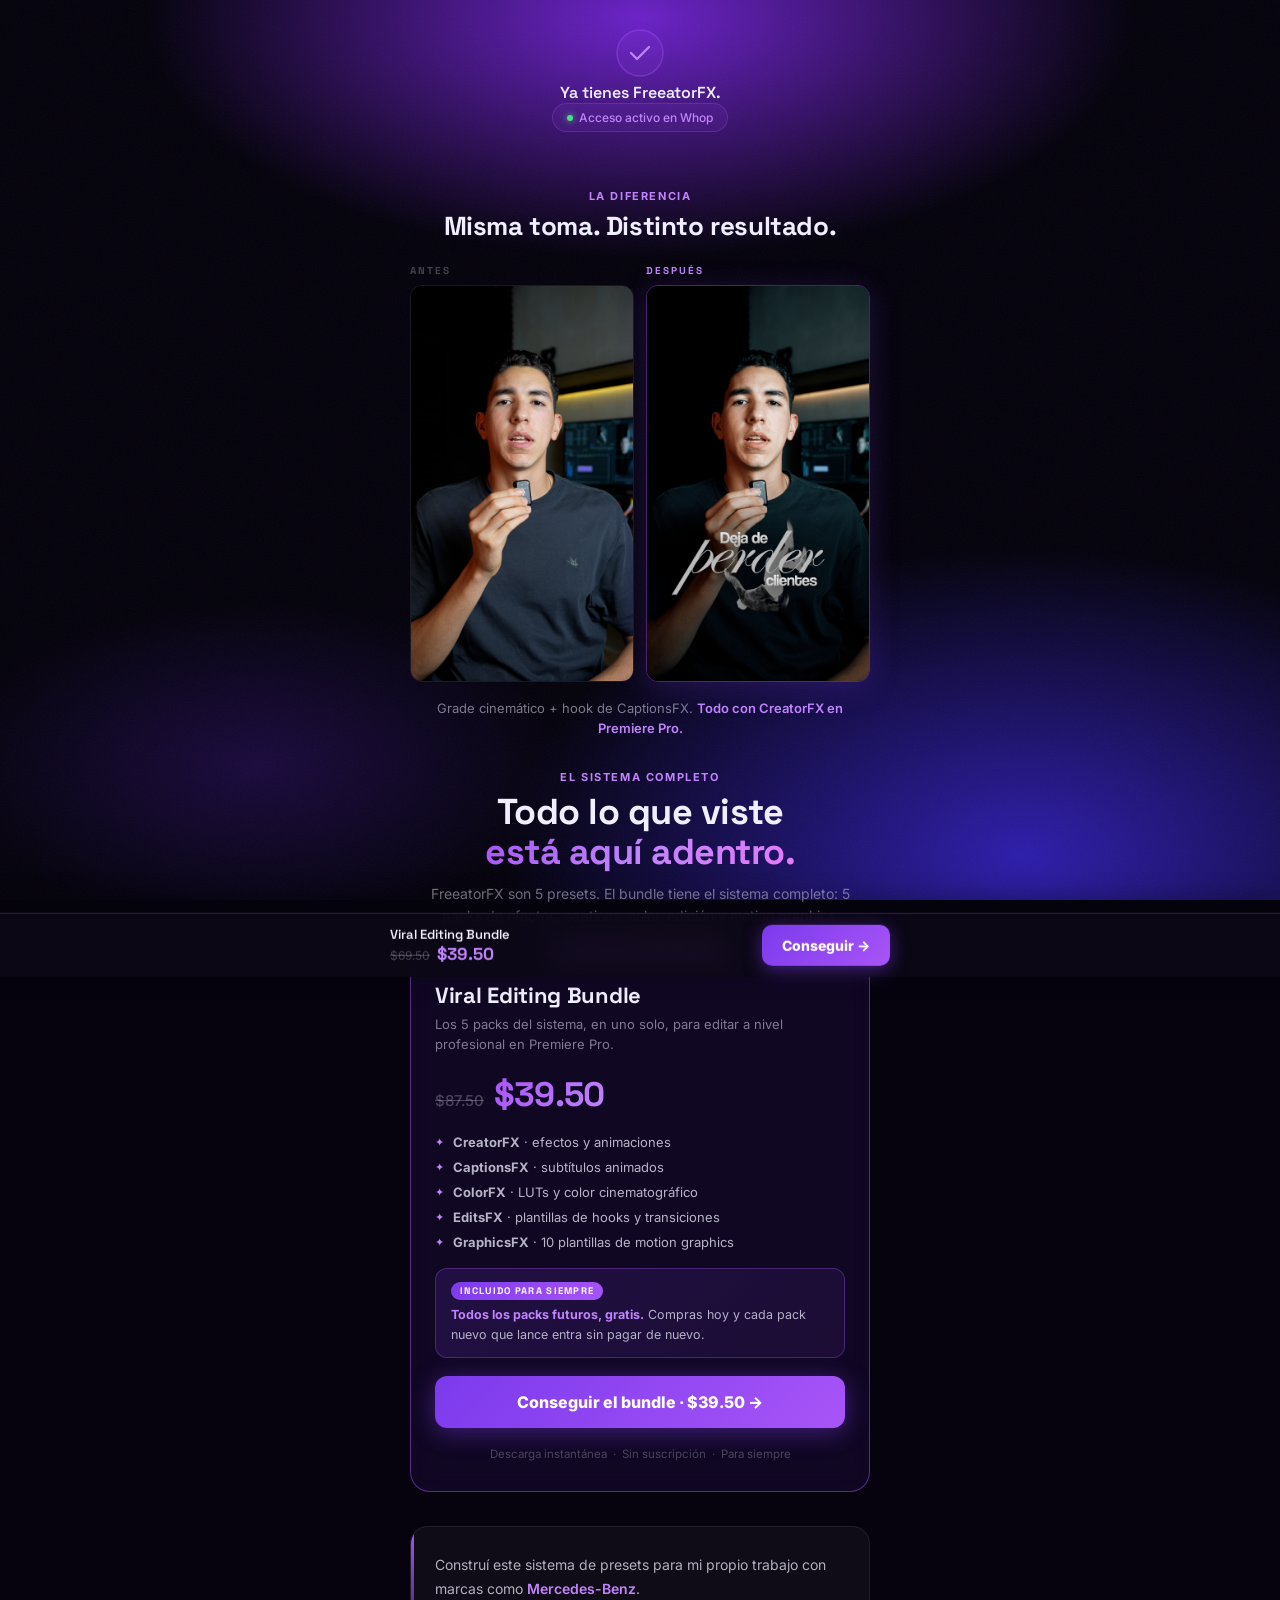
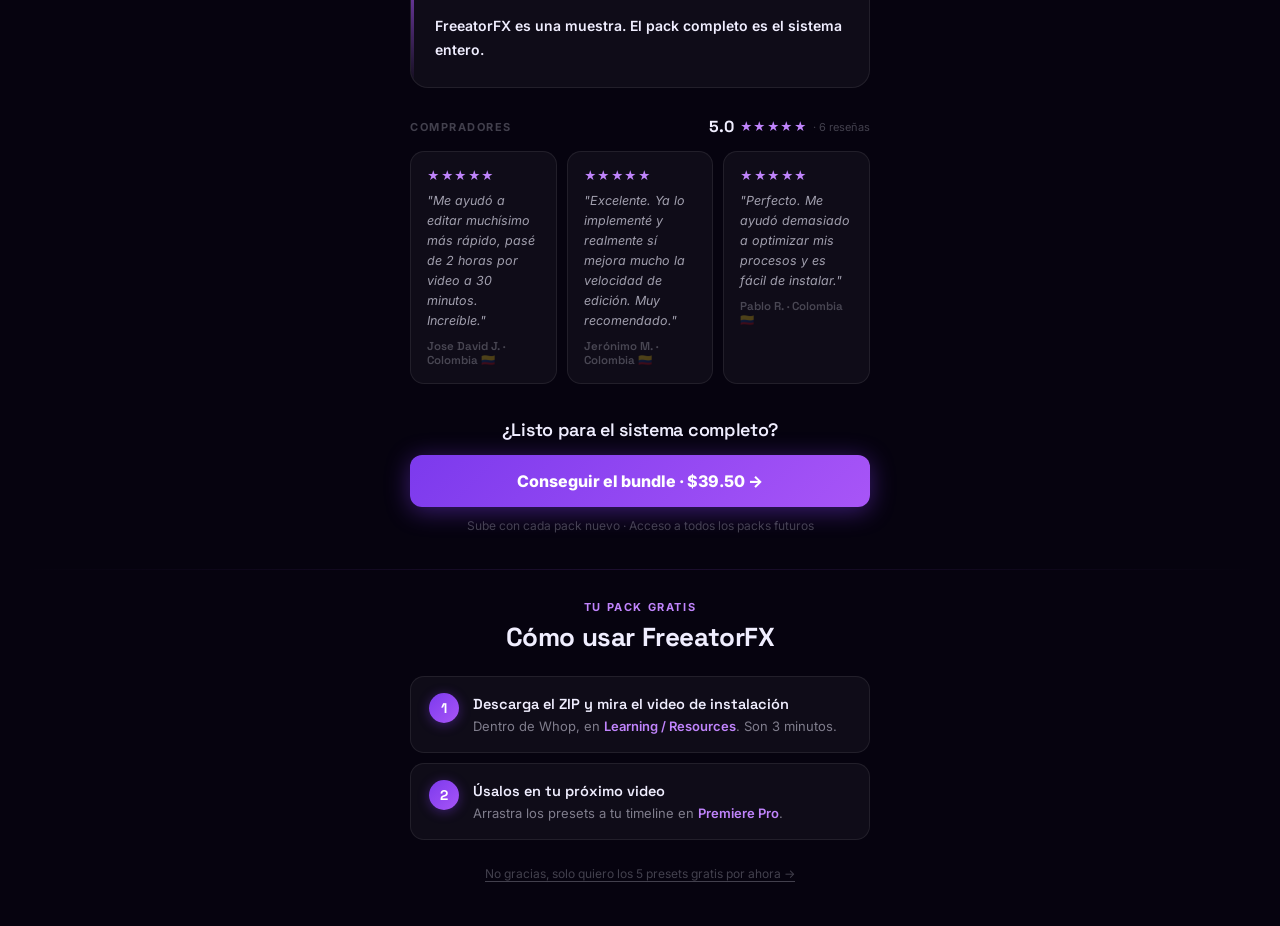
<file: index.html>
<!DOCTYPE html>
<html lang="es">
<head>
<meta charset="UTF-8"/>
<meta name="viewport" content="width=device-width, initial-scale=1.0"/>
<title>FreeatorFX — Gracias · CreatorFX Store</title>
<link rel="preconnect" href="https://fonts.googleapis.com"/>
<link rel="preconnect" href="https://fonts.gstatic.com" crossorigin/>
<link href="https://fonts.googleapis.com/css2?family=Inter:wght@400;500;600;700;800;900&family=Space+Grotesk:wght@400;500;600;700&display=swap" rel="stylesheet"/>
<style>

*,*::before,*::after{box-sizing:border-box;margin:0;padding:0}

:root{
  --bg:       #06030f;
  --p1:       #7c3aed;
  --p2:       #a855f7;
  --p3:       #c084fc;
  --border:   rgba(255,255,255,0.08);
  --border-hi:rgba(168,85,247,0.48);
  --card:     rgba(255,255,255,0.04);
  --card-hi:  rgba(124,58,237,0.09);
  --text:     #f0eeff;
  --muted:    rgba(240,238,255,0.50);
  --muted2:   rgba(240,238,255,0.26);
  --inter:   'Inter',sans-serif;
  --grotesk: 'Space Grotesk',sans-serif;
}

html{scroll-behavior:smooth}
body{background:var(--bg);color:var(--text);font-family:var(--inter);min-height:100vh;overflow-x:hidden;-webkit-font-smoothing:antialiased}
a{color:inherit;text-decoration:none}
ul{list-style:none}

/* ── background ── */
body::before {
  content:'';
  position:fixed;inset:0;z-index:0;
  background:
    radial-gradient(ellipse 55% 38% at 50% 2%,  #6b21c8 0%, transparent 70%),
    radial-gradient(ellipse 60% 50% at 80% 95%,  #2d1dab 0%, transparent 68%),
    radial-gradient(ellipse 40% 30% at 20% 85%,  #1a0a3d 0%, transparent 60%),
    #04020c;
  pointer-events:none;
}
/* grain texture */
body::after {
  content:'';
  position:fixed;inset:0;z-index:0;pointer-events:none;
  opacity:.55;
  background-image:url("data:image/svg+xml,%3Csvg xmlns='http://www.w3.org/2000/svg' width='300' height='300'%3E%3Cfilter id='n'%3E%3CfeTurbulence type='fractalNoise' baseFrequency='0.75' numOctaves='4' stitchTiles='stitch'/%3E%3C/filter%3E%3Crect width='300' height='300' filter='url(%23n)' opacity='0.08'/%3E%3C/svg%3E");
  background-size: 300px 300px;
}

/* orbs */
.orbs{display:none}

/* animations */
@keyframes fadeIn{from{opacity:0}to{opacity:1}}
@keyframes pop{0%{transform:scale(.5);opacity:0}70%{transform:scale(1.1)}100%{transform:scale(1);opacity:1}}
@keyframes draw{to{stroke-dashoffset:0}}
@keyframes glow{0%,100%{box-shadow:0 0 28px 0 rgba(168,85,247,.18)}50%{box-shadow:0 0 52px 8px rgba(168,85,247,.30)}}
@keyframes blink{0%,100%{opacity:1}50%{opacity:.25}}

.reveal{opacity:0;transform:translateY(16px);transition:opacity .45s ease,transform .45s ease}
.reveal.in{opacity:1;transform:translateY(0)}

/* layout */
.w{position:relative;z-index:1;max-width:500px;margin:0 auto;padding:0 20px}

/* ── TOP BAR — confirmation ── */
.topbar{
  padding:28px 0 22px;
  display:flex;
  flex-direction:column;
  align-items:center;
  gap:10px;
  text-align:center;
  animation:fadeIn .5s ease both;
}

.check-wrap{animation:pop .5s cubic-bezier(.34,1.56,.64,1) .1s both}
.check-svg{width:50px;height:50px}
.check-svg .ring{fill:rgba(168,85,247,.1);stroke:rgba(168,85,247,.38);stroke-width:1.5}
.check-svg .tick{fill:none;stroke:#c084fc;stroke-width:2.3;stroke-linecap:round;stroke-linejoin:round;stroke-dasharray:26;stroke-dashoffset:26;animation:draw .4s ease .6s forwards}

.topbar-title{font-family:var(--grotesk);font-size:16px;font-weight:600;color:var(--text)}
.topbar-sub{font-size:13px;color:var(--muted);line-height:1.55}
.topbar-sub b{color:var(--p3);font-weight:600}

.pill{
  display:inline-flex;align-items:center;gap:6px;
  padding:6px 14px;
  background:rgba(168,85,247,.09);border:1px solid rgba(168,85,247,.26);
  border-radius:100px;font-size:12px;color:var(--p3);font-weight:500
}
.pill .dot{width:6px;height:6px;background:#4ade80;border-radius:50%;box-shadow:0 0 7px rgba(74,222,128,.9);animation:blink 2s ease-in-out infinite}

.div{height:1px;background:linear-gradient(to right,transparent,rgba(168,85,247,.14),transparent);margin:0 20px}

/* ── UPSELL ── */
.upsell{padding:32px 0 0}

.headline{
  font-family:var(--grotesk);
  font-size:clamp(24px,7vw,36px);
  font-weight:700;line-height:1.12;letter-spacing:-.5px;
  text-align:center;margin-bottom:10px
}
.headline em{
  font-style:normal;
  background:linear-gradient(120deg,var(--p2),var(--p3),#e879f9);
  -webkit-background-clip:text;-webkit-text-fill-color:transparent;background-clip:text
}

.sub{font-size:14px;color:var(--muted);text-align:center;line-height:1.6;margin-bottom:24px}

/* bundle card */
.bundle{
  background:var(--card-hi);
  border:1.5px solid var(--border-hi);
  border-radius:20px;
  padding:28px 24px;
  display:flex;flex-direction:column;gap:18px;
  position:relative;
  backdrop-filter:blur(14px);
  animation:glow 3.5s ease-in-out infinite;
}
.bundle:hover{transform:translateY(-3px);transition:transform .25s ease}

.badge{
  position:absolute;top:-13px;left:50%;transform:translateX(-50%);
  background:linear-gradient(135deg,var(--p1),var(--p2));
  color:#fff;font-size:10px;font-weight:800;letter-spacing:1.4px;
  padding:4px 16px;border-radius:100px;white-space:nowrap
}

.bundle-name{font-family:var(--grotesk);font-size:22px;font-weight:700;letter-spacing:-.3px}
.bundle-desc{font-size:13px;color:var(--muted);line-height:1.6;margin-top:5px}

.price-row{display:flex;align-items:baseline;gap:10px}
.price-old{font-size:15px;color:var(--muted2);text-decoration:line-through;font-weight:500}
.price-new{
  font-family:var(--grotesk);font-size:34px;font-weight:700;letter-spacing:-.8px;
  background:linear-gradient(120deg,var(--p2),var(--p3));
  -webkit-background-clip:text;-webkit-text-fill-color:transparent;background-clip:text
}

.feats{display:flex;flex-direction:column;gap:9px}
.feats li{display:flex;align-items:center;gap:9px;font-size:13px;color:rgba(240,238,255,.75)}
.fi{color:var(--p3);font-size:11px;font-style:normal;flex-shrink:0}

.cta{
  display:flex;align-items:center;justify-content:center;gap:8px;
  width:100%;padding:16px;border-radius:12px;
  background:linear-gradient(135deg,var(--p1),var(--p2));
  color:#fff;font-family:var(--inter);font-weight:800;font-size:16px;
  border:none;cursor:pointer;text-decoration:none;
  box-shadow:0 4px 24px rgba(124,58,237,.45);
  transition:transform .2s ease,box-shadow .2s ease
}
.cta:hover{transform:translateY(-2px);box-shadow:0 6px 36px rgba(124,58,237,.6)}
.cta:active{transform:scale(.98)}

.guarantee{font-size:11.5px;color:var(--muted2);text-align:center;line-height:1.5}

/* urgency */
.urgency{
  margin-top:14px;padding:13px 16px;
  background:rgba(250,200,60,.05);border:1px solid rgba(250,200,60,.14);
  border-radius:10px;font-size:12.5px;color:rgba(255,218,100,.82);
  line-height:1.6;text-align:center
}
.urgency strong{color:rgba(255,218,100,1);font-weight:700}
.hg{animation:blink 2s ease-in-out infinite;display:inline-block}

/* ── STEPS ── */
.steps-section{padding:30px 0 0}
.section-eyebrow{
  font-size:11px;font-weight:700;letter-spacing:1.6px;text-transform:uppercase;
  color:var(--p3);text-align:center;margin-bottom:8px;opacity:.85
}
.section-title{
  font-family:var(--grotesk);font-size:clamp(20px,5.5vw,26px);font-weight:700;
  letter-spacing:-.4px;text-align:center;margin-bottom:22px;line-height:1.2
}
.steps{display:flex;flex-direction:column;gap:10px}
.step{
  display:flex;align-items:flex-start;gap:14px;
  background:var(--card);border:1px solid var(--border);
  border-radius:14px;padding:16px 18px;
  transition:border-color .25s ease
}
.step:hover{border-color:rgba(168,85,247,.24)}
.step-num{
  flex-shrink:0;width:30px;height:30px;border-radius:50%;
  display:flex;align-items:center;justify-content:center;
  font-family:var(--grotesk);font-size:14px;font-weight:700;color:#fff;
  background:linear-gradient(135deg,var(--p1),var(--p2));
  box-shadow:0 2px 12px rgba(124,58,237,.4)
}
.step-body{display:flex;flex-direction:column;gap:3px;padding-top:2px}
.step-title{font-family:var(--grotesk);font-size:14.5px;font-weight:600;color:var(--text)}
.step-desc{font-size:13px;color:var(--muted);line-height:1.55}
.step-desc b{color:var(--p3);font-weight:600}

/* ── STORY ── */
.story-section{padding:34px 0 0}
.story{
  background:var(--card);border:1px solid var(--border);
  border-radius:18px;padding:26px 24px;
  position:relative;overflow:hidden
}
.story::before{
  content:'';position:absolute;top:0;left:0;width:3px;height:100%;
  background:linear-gradient(to bottom,var(--p2),transparent)
}
.story p{font-size:14px;line-height:1.7;color:rgba(240,238,255,.72);margin-bottom:13px}
.story p:last-child{margin-bottom:0}
.story p b{color:var(--text);font-weight:600}
.story .accent{color:var(--p3);font-weight:600}

/* ── BEFORE / AFTER ── */
.ba-section{padding:34px 0 0}
.ba-grid{display:grid;grid-template-columns:1fr 1fr;gap:12px}
.ba-col{display:flex;flex-direction:column;gap:8px}
.ba-label{
  font-family:var(--grotesk);font-size:10px;font-weight:700;
  letter-spacing:2px;text-transform:uppercase
}
.ba-label.before{color:var(--muted2)}
.ba-label.after{color:var(--p3)}
.ba-img{
  width:100%;height:auto;display:block;border-radius:12px;
  border:1px solid var(--border)
}
.ba-col.is-after .ba-img{
  border-color:rgba(168,85,247,.4);
  box-shadow:0 6px 30px rgba(124,58,237,.22)
}
.ba-caption{
  font-size:13px;color:var(--muted);text-align:center;
  line-height:1.55;margin-top:16px
}
.ba-caption b{color:var(--p3);font-weight:600}
@media(max-width:520px){
  .ba-grid{gap:8px}
  .ba-label{font-size:9px;letter-spacing:1.5px}
}

/* ── REVIEWS ── */
.reviews-section{padding:28px 0 0}

.reviews-header{
  display:flex;align-items:center;justify-content:space-between;
  margin-bottom:14px
}
.reviews-label{font-size:11px;font-weight:700;letter-spacing:1.5px;text-transform:uppercase;color:var(--muted2)}
.reviews-rating{display:flex;align-items:center;gap:6px}
.r-num{font-family:var(--grotesk);font-size:16px;font-weight:700}
.r-stars{font-size:12px;color:var(--p3);letter-spacing:.5px}
.r-count{font-size:11px;color:var(--muted2)}

.reviews-track{
  display:grid;
  grid-template-columns:1fr 1fr 1fr;
  gap:10px
}
@media(max-width:520px){
  .reviews-track{
    grid-template-columns:1fr;
    gap:10px
  }
  .rcard{min-width:unset}
}

.rcard{
  background:var(--card);border:1px solid var(--border);
  border-radius:14px;padding:16px;
  display:flex;flex-direction:column;gap:8px
}
.rcard:hover{border-color:rgba(168,85,247,.2)}
.rcard-stars{font-size:12px;color:var(--p3);letter-spacing:.5px}
.rcard-text{font-size:12.5px;color:rgba(240,238,255,.65);line-height:1.6;font-style:italic}
.rcard-author{font-size:11.5px;color:var(--muted2);font-weight:600;font-family:var(--grotesk)}

/* ── ESCAPE ── */
.escape{padding:22px 0 44px;text-align:center}
.escape-btn{
  background:none;border:none;font-family:var(--inter);
  font-size:12px;color:var(--muted2);cursor:pointer;
  text-decoration:underline;text-underline-offset:3px;
  transition:color .2s
}
.escape-btn:hover{color:var(--muted)}

/* ── FUTURE ACCESS highlight ── */
.future-access{
  background:linear-gradient(135deg,rgba(124,58,237,.16),rgba(168,85,247,.08));
  border:1px solid rgba(168,85,247,.32);
  border-radius:12px;padding:13px 15px;
  display:flex;flex-direction:column;gap:5px
}
.fa-tag{
  display:inline-block;width:fit-content;
  font-family:var(--grotesk);font-size:9.5px;font-weight:800;letter-spacing:1.3px;
  color:#fff;background:linear-gradient(135deg,var(--p1),var(--p2));
  padding:3px 9px;border-radius:100px
}
.fa-text{font-size:12.5px;line-height:1.55;color:rgba(240,238,255,.72)}
.fa-text strong{color:var(--p3);font-weight:700}

/* ── STICKY CTA bar ── */
.sticky-cta{
  position:fixed;left:0;right:0;bottom:0;z-index:50;
  background:rgba(12,8,22,.92);
  backdrop-filter:blur(16px);-webkit-backdrop-filter:blur(16px);
  border-top:1px solid rgba(168,85,247,.28);
  padding:11px 16px calc(11px + env(safe-area-inset-bottom));
  transform:translateY(120%);
  transition:transform .35s cubic-bezier(.34,1.3,.64,1);
  box-shadow:0 -8px 30px rgba(0,0,0,.45)
}
.sticky-cta.show{transform:translateY(0)}
.sticky-inner{
  max-width:500px;margin:0 auto;
  display:flex;align-items:center;justify-content:space-between;gap:14px
}
.sticky-info{display:flex;flex-direction:column;line-height:1.2;min-width:0}
.sticky-name{font-family:var(--grotesk);font-size:13px;font-weight:600;color:var(--text);white-space:nowrap}
.sticky-price{display:flex;align-items:baseline;gap:7px;margin-top:2px}
.sticky-old{font-size:12px;color:var(--muted2);text-decoration:line-through}
.sticky-new{font-family:var(--grotesk);font-size:17px;font-weight:700;color:var(--p3)}
.sticky-btn{
  flex-shrink:0;display:flex;align-items:center;gap:6px;
  padding:12px 20px;border-radius:10px;
  background:linear-gradient(135deg,var(--p1),var(--p2));
  color:#fff;font-family:var(--inter);font-weight:800;font-size:14px;
  text-decoration:none;white-space:nowrap;
  box-shadow:0 4px 18px rgba(124,58,237,.5);
  transition:transform .2s ease
}
.sticky-btn:active{transform:scale(.97)}

/* ── 2nd CTA ── */
.cta2-section{padding:34px 0 0}
.cta2-line{
  font-family:var(--grotesk);font-size:18px;font-weight:600;
  text-align:center;color:var(--text);margin-bottom:14px;letter-spacing:-.3px
}
.cta2-sub{font-size:12px;color:var(--muted2);text-align:center;margin-top:11px}

</style>
</head>
<body>

<div class="orbs"><div class="orb orb-1"></div><div class="orb orb-2"></div></div>

<div id="top"></div>

<!-- ── CONFIRMATION ── -->
<section class="topbar">
  <div class="w">
    <div class="check-wrap">
      <svg class="check-svg" viewBox="0 0 50 50" fill="none">
        <circle class="ring" cx="25" cy="25" r="23"/>
        <polyline class="tick" points="16,25 22,31 34,19"/>
      </svg>
    </div>
    <p class="topbar-title">Ya tienes FreeatorFX.</p>
    <div class="pill"><span class="dot"></span>Acceso activo en Whop</div>
  </div>
</section>

<div class="div"></div>

<!-- ── BEFORE / AFTER ── -->
<section class="ba-section">
  <div class="w">
    <p class="section-eyebrow reveal">La diferencia</p>
    <h2 class="section-title reveal">Misma toma. Distinto resultado.</h2>
    <div class="ba-grid reveal">
      <div class="ba-col is-before">
        <span class="ba-label before">Antes</span>
        <img class="ba-img" src="images/before.png" alt="Sin CreatorFX" loading="lazy">
      </div>
      <div class="ba-col is-after">
        <span class="ba-label after">Después</span>
        <img class="ba-img" src="images/after.png" alt="Con CreatorFX" loading="lazy">
      </div>
    </div>
    <p class="ba-caption reveal">Grade cinemático + hook de CaptionsFX. <b>Todo con CreatorFX en Premiere Pro.</b></p>
  </div>
</section>

<!-- ── UPSELL ── -->
<section class="upsell">
  <div class="w">

    <p class="section-eyebrow reveal">El sistema completo</p>
    <h1 class="headline reveal">Todo lo que viste<br/><em>está aquí adentro.</em></h1>
    <p class="sub reveal">FreeatorFX son 5 presets. El bundle tiene el sistema completo: 5 packs de efectos, captions, color, edición y motion graphics.</p>

    <div class="bundle reveal">
      <span class="badge">BUNDLE · MEJOR PRECIO</span>

      <div>
        <p class="bundle-name">Viral Editing Bundle</p>
        <p class="bundle-desc">Los 5 packs del sistema, en uno solo, para editar a nivel profesional en Premiere Pro.</p>
      </div>

      <div class="price-row">
        <span class="price-old">$87.50</span>
        <span class="price-new">$39.50</span>
      </div>

      <ul class="feats">
        <li><i class="fi">✦</i><span><strong>CreatorFX</strong> · efectos y animaciones</span></li>
        <li><i class="fi">✦</i><span><strong>CaptionsFX</strong> · subtítulos animados</span></li>
        <li><i class="fi">✦</i><span><strong>ColorFX</strong> · LUTs y color cinematográfico</span></li>
        <li><i class="fi">✦</i><span><strong>EditsFX</strong> · plantillas de hooks y transiciones</span></li>
        <li><i class="fi">✦</i><span><strong>GraphicsFX</strong> · 10 plantillas de motion graphics</span></li>
      </ul>

      <div class="future-access">
        <span class="fa-tag">INCLUIDO PARA SIEMPRE</span>
        <p class="fa-text"><strong>Todos los packs futuros, gratis.</strong> Compras hoy y cada pack nuevo que lance entra sin pagar de nuevo.</p>
      </div>

      <a href="https://whop.com/creatorfxstore/the-viral-editing-bundle/?utm_source=thankyoupage&utm_medium=upsell&utm_campaign=freeatorfx&utm_content=hero_card" target="_blank" rel="noopener" class="cta">
        Conseguir el bundle · $39.50 →
      </a>

      <p class="guarantee">Descarga instantánea &nbsp;·&nbsp; Sin suscripción &nbsp;·&nbsp; Para siempre</p>
    </div>

  </div>
</section>

<!-- ── STORY (positioning) ── -->
<section class="story-section">
  <div class="w">
    <div class="story reveal">
      <p>Construí este sistema de presets para mi propio trabajo con marcas como <span class="accent">Mercedes-Benz</span>.</p>
      <p><b>FreeatorFX es una muestra. El pack completo es el sistema entero.</b></p>
    </div>
  </div>
</section>

<!-- ── REVIEWS ── -->
<section class="reviews-section">
  <div class="w">

    <div class="reviews-header reveal">
      <span class="reviews-label">Compradores</span>
      <div class="reviews-rating">
        <span class="r-num">5.0</span>
        <span class="r-stars">★★★★★</span>
        <span class="r-count">· 6 reseñas</span>
      </div>
    </div>

    <div class="reviews-track">
      <div class="rcard reveal">
        <div class="rcard-stars">★★★★★</div>
        <p class="rcard-text">"Me ayudó a editar muchísimo más rápido, pasé de 2 horas por video a 30 minutos. Increíble."</p>
        <p class="rcard-author">Jose David J. · Colombia 🇨🇴</p>
      </div>
      <div class="rcard reveal">
        <div class="rcard-stars">★★★★★</div>
        <p class="rcard-text">"Excelente. Ya lo implementé y realmente sí mejora mucho la velocidad de edición. Muy recomendado."</p>
        <p class="rcard-author">Jerónimo M. · Colombia 🇨🇴</p>
      </div>
      <div class="rcard reveal">
        <div class="rcard-stars">★★★★★</div>
        <p class="rcard-text">"Perfecto. Me ayudó demasiado a optimizar mis procesos y es fácil de instalar."</p>
        <p class="rcard-author">Pablo R. · Colombia 🇨🇴</p>
      </div>
    </div>

  </div>
</section>

<!-- ── 2nd CTA ── -->
<section class="cta2-section">
  <div class="w">
    <p class="cta2-line reveal">¿Listo para el sistema completo?</p>
    <a href="https://whop.com/creatorfxstore/the-viral-editing-bundle/?utm_source=thankyoupage&utm_medium=upsell&utm_campaign=freeatorfx&utm_content=after_reviews" target="_blank" rel="noopener" class="cta reveal">
      Conseguir el bundle · $39.50 →
    </a>
    <p class="cta2-sub reveal">Sube con cada pack nuevo · Acceso a todos los packs futuros</p>
  </div>
</section>

<div class="div" style="margin-top:36px"></div>

<!-- ── STEPS (cómo usar tu pack gratis) ── -->
<section class="steps-section">
  <div class="w">
    <p class="section-eyebrow reveal">Tu pack gratis</p>
    <h2 class="section-title reveal">Cómo usar FreeatorFX</h2>

    <div class="steps">
      <div class="step reveal">
        <div class="step-num">1</div>
        <div class="step-body">
          <p class="step-title">Descarga el ZIP y mira el video de instalación</p>
          <p class="step-desc">Dentro de Whop, en <b>Learning / Resources</b>. Son 3 minutos.</p>
        </div>
      </div>
      <div class="step reveal">
        <div class="step-num">2</div>
        <div class="step-body">
          <p class="step-title">Úsalos en tu próximo video</p>
          <p class="step-desc">Arrastra los presets a tu timeline en <b>Premiere Pro</b>.</p>
        </div>
      </div>
    </div>
  </div>
</section>

<!-- ── ESCAPE ── -->
<section class="escape">
  <button class="escape-btn" onclick="document.getElementById('top').scrollIntoView({behavior:'smooth'})">
    No gracias, solo quiero los 5 presets gratis por ahora →
  </button>
</section>

<!-- ── STICKY CTA ── -->
<div class="sticky-cta" id="stickyCta">
  <div class="sticky-inner">
    <div class="sticky-info">
      <span class="sticky-name">Viral Editing Bundle</span>
      <span class="sticky-price">
        <span class="sticky-old">$69.50</span>
        <span class="sticky-new">$39.50</span>
      </span>
    </div>
    <a href="https://whop.com/creatorfxstore/the-viral-editing-bundle/?utm_source=thankyoupage&utm_medium=upsell&utm_campaign=freeatorfx&utm_content=sticky_bar" target="_blank" rel="noopener" class="sticky-btn">
      Conseguir →
    </a>
  </div>
</div>

<script>
const io = new IntersectionObserver(entries => {
  entries.forEach(e => {
    if (!e.isIntersecting) return;
    const sibs = [...e.target.parentElement.querySelectorAll('.reveal')];
    e.target.style.transitionDelay = (sibs.indexOf(e.target) * 70) + 'ms';
    e.target.classList.add('in');
    io.unobserve(e.target);
  });
}, {threshold: 0.08});
document.querySelectorAll('.reveal').forEach(el => io.observe(el));

/* Sticky CTA: show after passing the hero, hide while the main bundle card is on screen */
const sticky = document.getElementById('stickyCta');
const bundleCard = document.querySelector('.bundle');
let bundleVisible = false;
new IntersectionObserver(es => {
  bundleVisible = es[0].isIntersecting;
  updateSticky();
}, {threshold: 0.25}).observe(bundleCard);

function updateSticky(){
  const pastHero = window.scrollY > 480;
  if (pastHero && !bundleVisible) sticky.classList.add('show');
  else sticky.classList.remove('show');
}
window.addEventListener('scroll', updateSticky, {passive:true});
</script>

</body>
</html>
</file>
